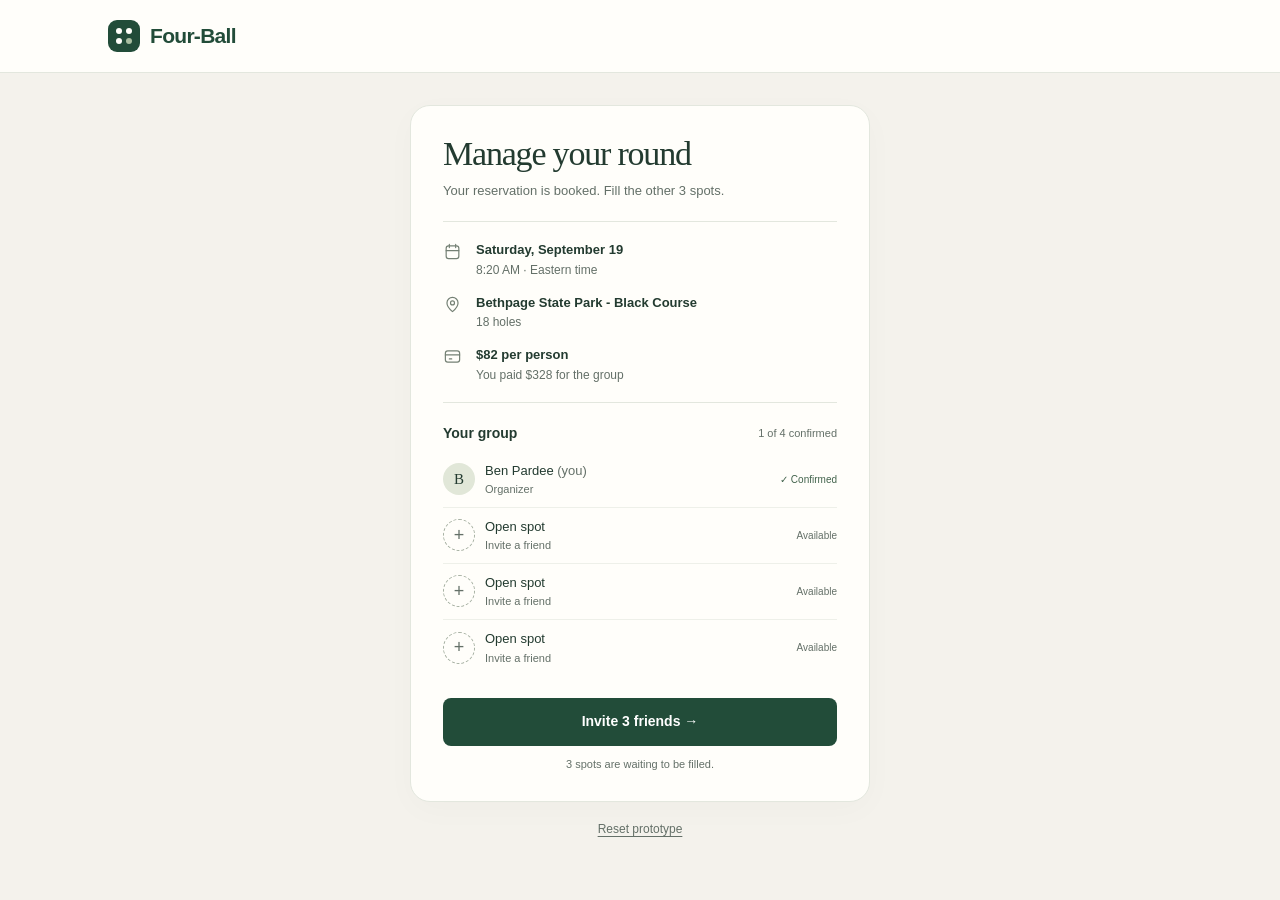
<file: index.html>
<!doctype html>
<html lang="en">
<head>
  <meta charset="utf-8">
  <meta name="viewport" content="width=device-width, initial-scale=1">
  <meta name="theme-color" content="#f4f2ec">
  <title>Four-Ball · Manage your round</title>
  <link rel="icon" href="data:,">
  <style>:root{color-scheme:light;--ink:#233b30;--muted:#647068;--green:#224c39;--line:#e3e7de;--paper:#fffefa}
*{box-sizing:border-box}body{margin:0;min-height:100svh;display:grid;place-items:center;padding:24px 20px;background:#f4f2ec;color:var(--ink);font:15px/1.5 -apple-system,BlinkMacSystemFont,"Segoe UI",sans-serif}
.invitation{width:100%;max-width:460px;padding:28px 32px;background:var(--paper);border:1px solid var(--line);border-radius:20px;box-shadow:0 8px 32px #203c2906}p,h1{margin:0}.invite-header{display:flex;align-items:center;gap:10px;font-size:12px;color:var(--muted);margin-bottom:18px}.avatar{display:grid;place-items:center;width:30px;height:30px;border-radius:50%;background:#e1e7d8;color:var(--green);font:16px Georgia,serif}h1{font:34px/1.15 Georgia,serif;letter-spacing:-1.2px}.subtitle{color:var(--muted);margin-top:8px;font-size:13px;min-height:20px}
.details{border-top:1px solid var(--line);border-bottom:1px solid var(--line);margin:20px 0;padding:18px 0;display:grid;gap:14px}.detail{display:flex;align-items:flex-start;gap:14px}.detail svg{width:19px;height:19px;flex:none;fill:none;stroke:#748074;stroke-width:1.5;stroke-linecap:round;stroke-linejoin:round;margin-top:2px}.detail div{display:grid;gap:1px}.detail strong{font-size:13px;font-weight:600}.detail span{font-size:12px;color:var(--muted)}
.players{margin-bottom:22px}.players-heading{display:flex;align-items:center;justify-content:space-between;gap:12px;margin-bottom:8px}.players-heading h2{font-size:14px;font-weight:600;margin:0}.players-heading>span{font-size:11px;color:var(--muted)}.players ul{list-style:none;margin:0;padding:0}.players li{display:flex;align-items:center;gap:10px;min-height:56px;border-bottom:1px solid #eef0e9}.players li:last-child{border:0}.player-name{display:grid;gap:1px;flex:1;min-width:0}.player-name strong{font-size:13px;font-weight:500}.player-name small{font-size:11px;color:var(--muted)}.you{color:var(--muted);font-weight:400}.player-avatar{display:grid;place-items:center;width:32px;height:32px;flex:none;border-radius:50%;background:#e1e7d8;font:15px Georgia,serif}.friend-0{background:#e7dfcf}.friend-1{background:#dde5eb}.friend-2{background:#e7dee7}.player-status{font-size:10px;color:#42634c;white-space:nowrap}.player-status.pending{color:#886221;background:#f7f0df;padding:3px 7px;border-radius:4px}.player-status.available{color:var(--muted)}.player-avatar.open{background:transparent;border:1px dashed #a6b0a2;color:var(--muted);font:18px sans-serif}
button{width:100%;min-height:48px;border:0;border-radius:8px;background:var(--green);color:white;cursor:pointer;font:600 14px/1.4 -apple-system,BlinkMacSystemFont,"Segoe UI",sans-serif;display:flex;align-items:center;justify-content:center;padding:13px 16px}button:hover:not(:disabled){background:#173c2b}button:focus-visible{outline:3px solid #a57626;outline-offset:4px}button:disabled{cursor:default}button.confirmed{background:#e8eee1;color:var(--green)}.reassurance{text-align:center;font-size:11px;color:var(--muted);margin-top:10px;min-height:17px}
@media(max-width:420px){body{padding:16px 12px}.invitation{padding:22px 20px;border-radius:16px}h1{font-size:30px}.player-name strong{font-size:12px}.player-status{font-size:9px}.players li{gap:8px}.subtitle{font-size:12px}}

/* Application shell leaves room for future navigation. */
body{display:block;padding:0}
.app-header{background:var(--paper);border-bottom:1px solid var(--line)}
.header-inner{max-width:1120px;min-height:72px;margin:0 auto;padding:18px 28px;display:flex;align-items:center}
.wordmark{display:flex;align-items:center;gap:10px;color:var(--green);font-size:21px;font-weight:650;letter-spacing:-.7px}
.wordmark svg{width:32px;height:32px;flex:none}
.workspace{padding:32px 20px 20px;display:flex;flex-direction:column;align-items:center}
.reset-link{font-size:12px;color:var(--muted);text-underline-offset:3px;padding:14px 12px;margin-top:4px;min-height:44px;display:inline-flex;align-items:center}
.reset-link:hover{color:var(--green)}
.reset-link:focus-visible{outline:3px solid #a57626;outline-offset:2px;border-radius:4px}
@media(max-width:420px){.header-inner{min-height:64px;padding:16px 20px}.workspace{padding:20px 12px 12px}.wordmark{font-size:19px}}
</style>
</head>
<body>
  <header class="app-header">
    <div class="header-inner">
      <div class="wordmark" aria-label="Four-Ball">
        <svg viewBox="0 0 32 32" aria-hidden="true"><rect width="32" height="32" rx="9" fill="currentColor"/><circle cx="11" cy="11" r="3" fill="#fffefa"/><circle cx="21" cy="11" r="3" fill="#fffefa"/><circle cx="11" cy="21" r="3" fill="#fffefa"/><circle cx="21" cy="21" r="3" fill="#a9bea1"/></svg>
        <span>Four-Ball</span>
      </div>
    </div>
  </header>
  <div class="workspace">
  <main class="invitation" aria-labelledby="title">
    <h1 id="title">Manage your round</h1>
    <p class="subtitle" id="subtitle">Your reservation is booked. Fill the other 3 spots.</p>
    <section class="details" aria-label="Round details">
      <div class="detail">
        <svg viewBox="0 0 24 24" aria-hidden="true"><rect x="4" y="5" width="16" height="16" rx="3"/><path d="M8 3v4m8-4v4M4 11h16"/></svg>
        <div><strong>Saturday, September 19</strong><span>8:20 AM · Eastern time</span></div>
      </div>
      <div class="detail">
        <svg viewBox="0 0 24 24" aria-hidden="true"><path d="M19 10c0 5-7 11-7 11S5 15 5 10a7 7 0 0 1 14 0Z"/><circle cx="12" cy="10" r="2.5"/></svg>
        <div><strong>Bethpage State Park - Black Course</strong><span>18 holes</span></div>
      </div>
      <div class="detail">
        <svg viewBox="0 0 24 24" aria-hidden="true"><rect x="3" y="5" width="18" height="14" rx="3"/><path d="M3 10h18m-13 5h3"/></svg>
        <div><strong>$82 per person</strong><span>You paid $328 for the group</span></div>
      </div>
    </section>
    <section class="players" aria-labelledby="players-title">
      <div class="players-heading"><h2 id="players-title">Your group</h2><span id="count">1 of 4 confirmed</span></div>
      <ul id="player-list"></ul>
    </section>
    <button id="action" type="button">Invite 3 friends <span aria-hidden="true">→</span></button>
    <p class="reassurance" id="reassurance" role="status" aria-live="polite">3 spots are waiting to be filled.</p>
  </main>
    <a href="#" id="reset" class="reset-link">Reset prototype</a>
  </div>
  <script>const button = document.querySelector('#action');
const list = document.querySelector('#player-list');
const friends = ['Tiger Woods', 'Rory McIlroy', 'Nelly Korda'];
let state = 'open';

function render() {
  const open = state === 'open';
  const full = state === 'full';
  document.querySelector('main').dataset.state = state;
  document.querySelector('#subtitle').textContent = open
    ? 'Your reservation is booked. Fill the other 3 spots.'
    : full ? 'Everyone’s in. See you on Saturday.' : 'Invitations sent. Waiting on 3 replies.';
  document.querySelector('#count').textContent = full ? '4 of 4 confirmed' : '1 of 4 confirmed';
  list.innerHTML = '<li><span class="player-avatar" aria-hidden="true">B</span><div class="player-name"><strong>Ben Pardee <span class="you">(you)</span></strong><small>Organizer</small></div><span class="player-status">✓ Confirmed</span></li>'
    + friends.map((name, i) => `<li><span class="player-avatar ${open ? 'open' : 'friend-'+i}" aria-hidden="true">${open ? '+' : name[0]}</span><div class="player-name"><strong>${open ? 'Open spot' : name}</strong><small>${open ? 'Invite a friend' : full ? 'Payment pending' : 'Awaiting their reply'}</small></div><span class="player-status ${open ? 'available' : full ? '' : 'pending'}">${open ? 'Available' : full ? '✓ Confirmed' : '◷ Pending'}</span></li>`).join('');
  button.textContent = open ? 'Invite 3 friends →' : full ? '✓ Group confirmed' : 'Nudge your friends';
  button.classList.toggle('confirmed', full);
  button.disabled = full;
  document.querySelector('#reassurance').textContent = open
    ? '3 spots are waiting to be filled.'
    : full ? 'All 4 spots filled. Friends can pay you later.' : 'A spot is confirmed when a friend accepts.';
}
button.onclick = () => {
  if (state === 'full') return;
  state = state === 'open' ? 'pending' : 'full';
  render();
};
render();

document.querySelector('#reset').onclick = (event) => {
  event.preventDefault();
  state = 'open';
  render();
  button.focus();
};
</script>
</body>
</html>
</file>
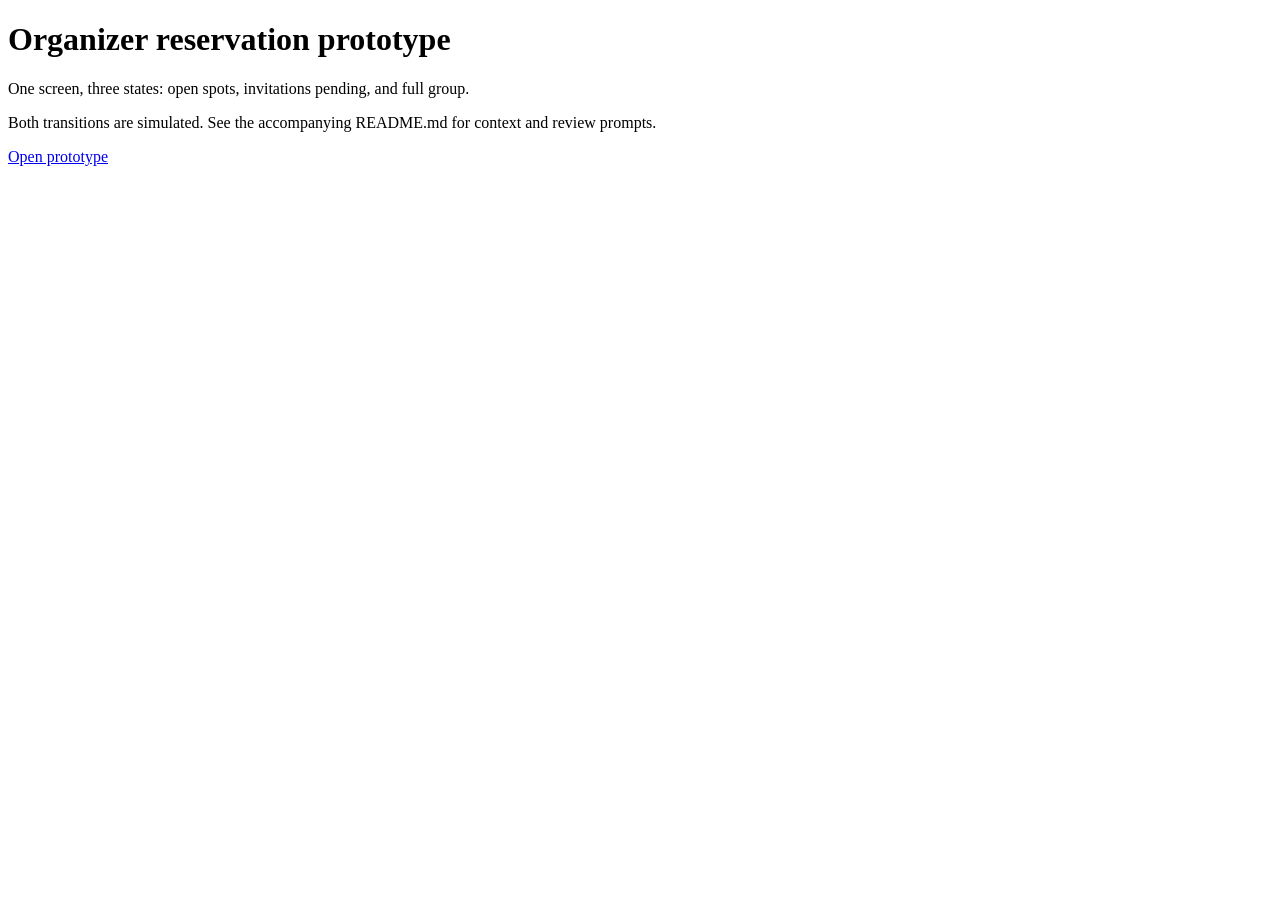
<file: source/static/review.html>
<!doctype html><html lang="en"><meta charset="utf-8"><meta name="viewport" content="width=device-width,initial-scale=1"><title>Prototype notes</title><body><h1>Organizer reservation prototype</h1><p>One screen, three states: open spots, invitations pending, and full group.</p><p>Both transitions are simulated. See the accompanying README.md for context and review prompts.</p><p><a href="/">Open prototype</a></p></body></html>
</file>
